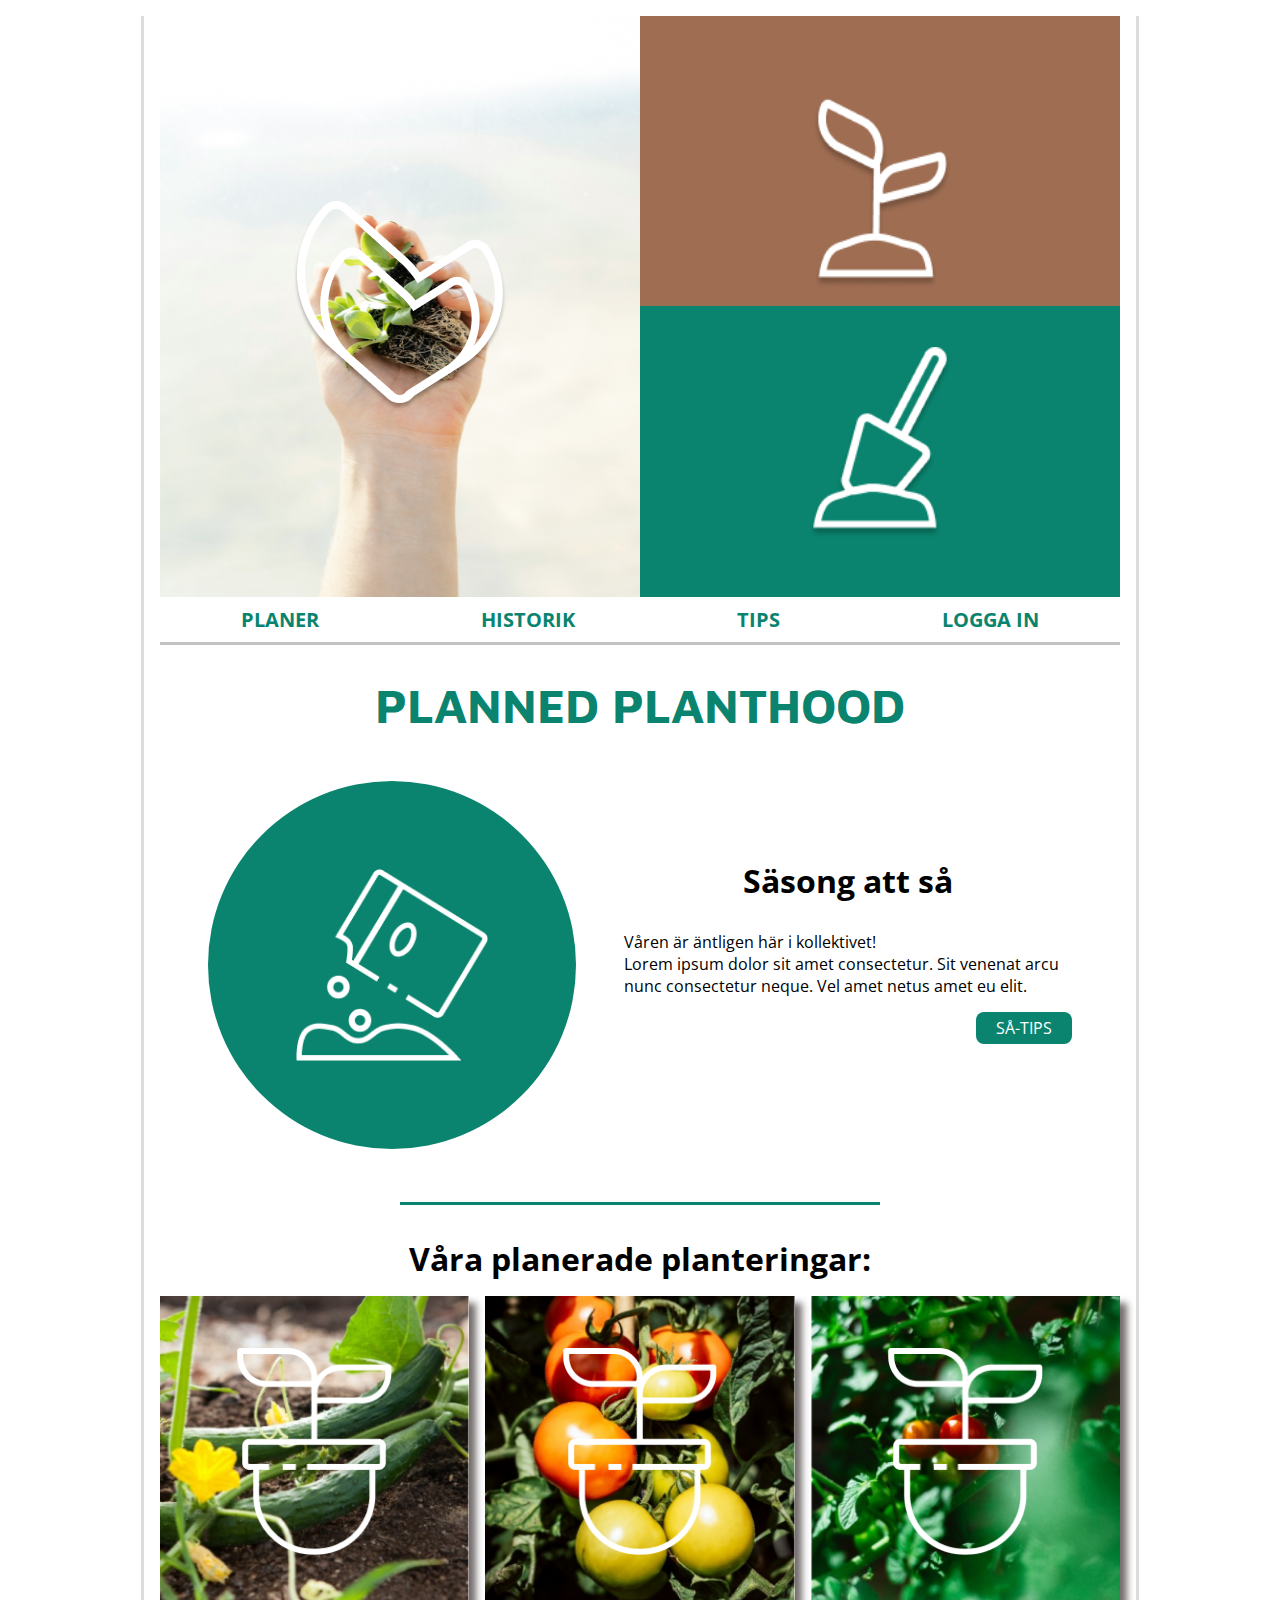
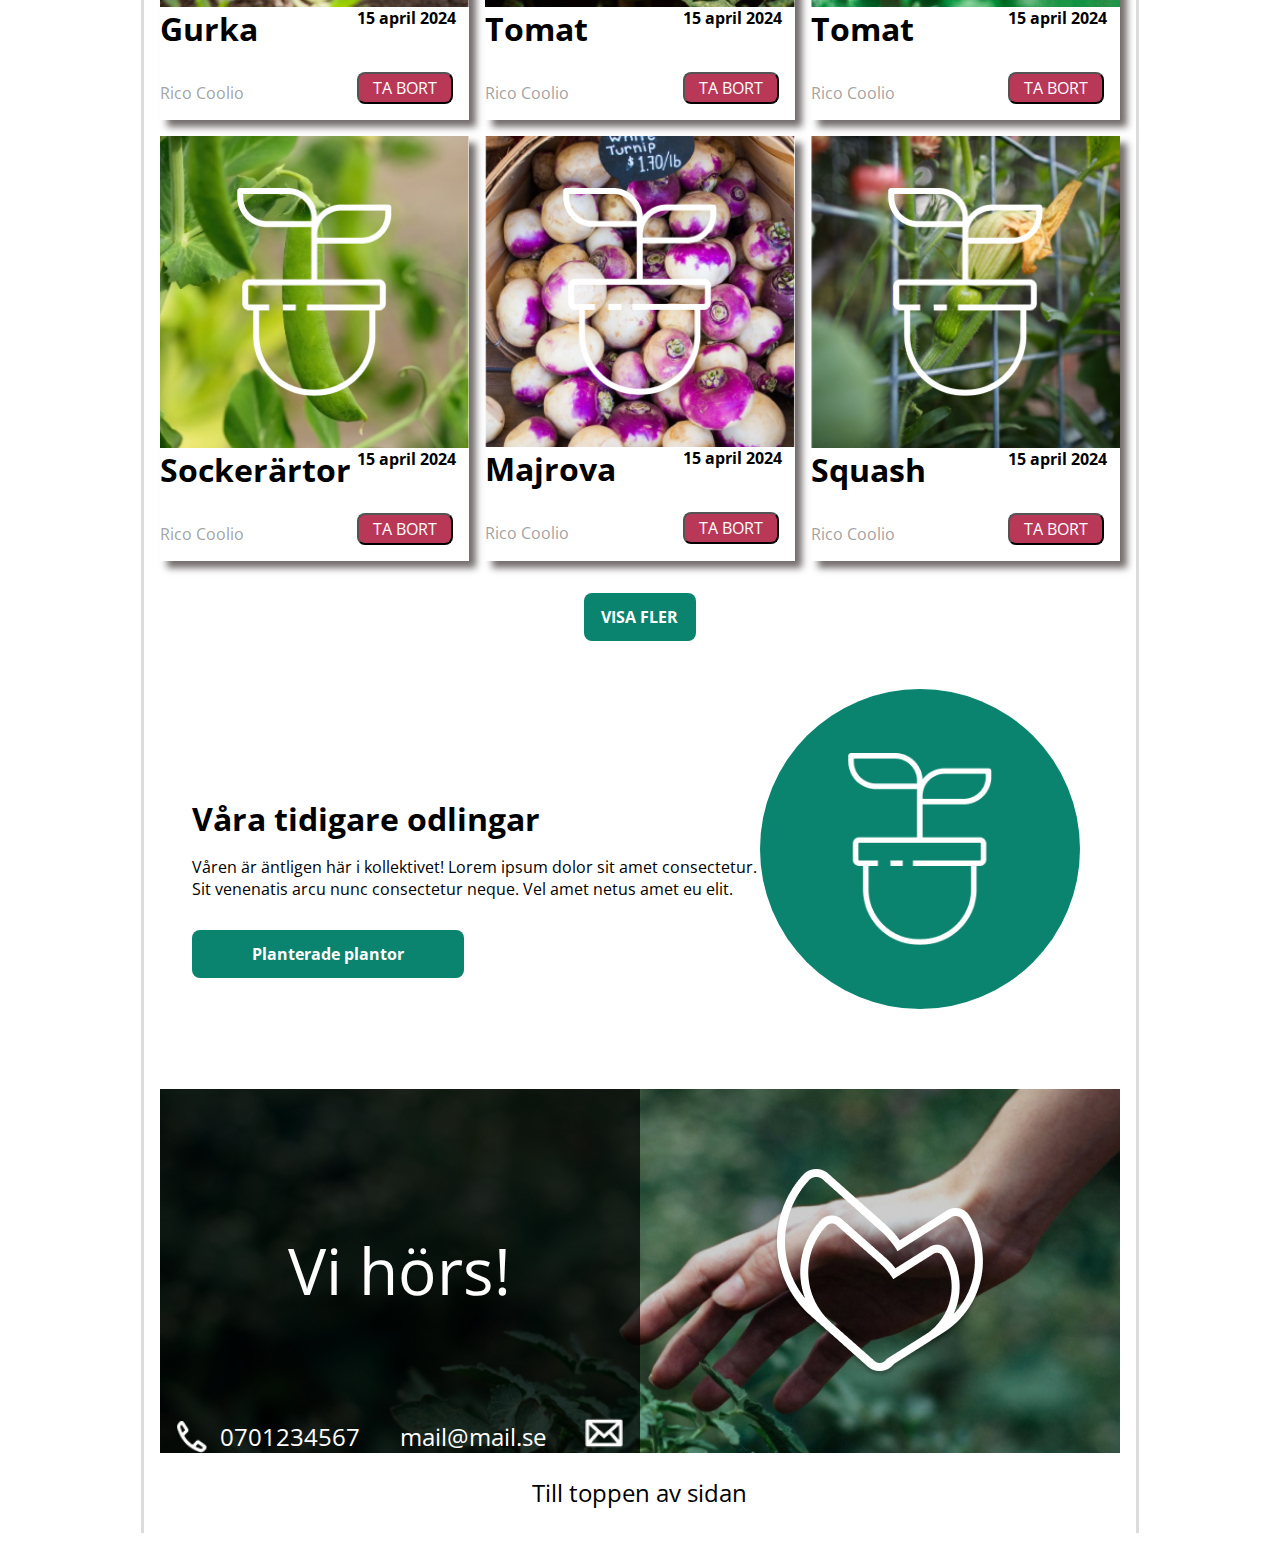
<file: index.html>
<!DOCTYPE html>
<html lang="en">
<head>
    <meta charset="UTF-8">
    <meta name="viewport" content="width=device-width, initial-scale=1.0">
    <title>Document</title>
    <link rel="stylesheet" href="css/mobile.css">
    <link rel="stylesheet" href="css/desktop.css">
<body>

    <div class="wrapper">



        <header>
            <section class="header-container">
                <img class="header__main__img" src="img/zoe-schaeffer-PFbOZfKh07I-unsplash.jpg" alt="hand with dirt">
                <img class="logo__top" src="icons/Logo.png" alt="logo heart">
                
                <section class="green-box">    
                    <div class="header__green__box"></div>
                    <img class="icon__green__box" src="/icons/dig (1).png" alt=" spade in dirt">
                </section>
                
                <section class="brown-box">
                    <div class="header__brown__box"></div>
                    <img class="icon__brown__box" src="/icons/seedling (1).png" alt="seedling">
                </section>
              <a   class="nav__btn"href="basket.html"> <img class="nav__btn" src="icons/burgir.png" alt="hamburger menu">   
                
                
            </header>
            
            <nav class="nav-container">

                <a class="nav__text" href="">PLANER</a>
                <a class="nav__text" href="">HISTORIK</a>
                <a class="nav__text" href="">TIPS</a>
                <a class="nav__text" href="basket.html">LOGGA IN</a>

                
            </nav>
            <main class="main-container">
        <h1 class="main__title">PLANNED PLANTHOOD</h1>
        <h3 class="main__bread__title">Säsong att så</h3>
        <p class="main__bread">Våren är äntligen här i kollektivet! <br>
            Lorem ipsum dolor sit amet consectetur. Sit venenat arcu nunc consectetur neque. Vel amet netus amet eu elit.</p>
            <button class="main__btn">SÅ-TIPS</button>

            <div class="green-cirkel"><img class="green__cirkel__icon" src="icons/Vectorseedpackage.png" alt="seedpackage"></div>
            
            <div class="main_bottom_line"></div>
            
        </main>
        <figure class="figure-container">
            
            <h1 class="figure_header">Våra planerade planteringar:</h1>
            
            <section class="card1">
                <div class="card__item"><img class="card__img" src="/img/Rectangle 13.png" alt="cucumber"> <img class="card__icon" src="icons/Group 3.png" alt="plant in a pot"></div>
                <section class="card__text__box">
                    
                    <h1 class="card__title">Gurka</h1>
                    <span class="card__date">15 april 2024</span>
                    <span class="species">Rico Coolio</span>
                    <button class="card__btn"><img class="card__icon__btn" src="icons/Vector (Stroke).jpg" alt="garbage bin"></button>
                    <button class="card__btn__desk">TA BORT</button>
                    
                </section>
                
                
            </section>
            
            <section class="card2">
                
                <div class="card__item"><img class="card__img" src="/img/Rectangle 13 (1).png" alt="tomato"> <img class="card__icon" src="icons/Group 3.png" alt="plant in a pot"></div>
                <section class="card__text__box">
                    <h1 class="card__title">Tomat</h1>
                    <span class="card__date">15 april 2024</span>
                    <span class="species">Rico Coolio</span>
                    <button class="card__btn"><img class="card__icon__btn" src="icons/Vector (Stroke).jpg" alt="garbage bin"></button>
                    <button class="card__btn__desk">TA BORT</button>
                </section>
                
                
        </section>
        <section class="card3">
            
            <div class="card__item"><img class="card__img" src="/img/Rectangle 13 (2).png" alt="tomato"> <img class="card__icon" src="icons/Group 3.png" alt="plant in a pot"></div>
            <section class="card__text__box">
                
                <h1 class="card__title">Tomat</h1>
                <span class="card__date">15 april 2024</span>
                <span class="species">Rico Coolio</span>
                <button class="card__btn"><img class="card__icon__btn" src="icons/Vector (Stroke).jpg" alt="garbage bin"></button>
                <button class="card__btn__desk">TA BORT</button>
            </section>
            
            
        </section>
        <section class="card4">
            
            <div class="card__item"><img class="card__img" src="/img/Rectangle 13 (3).png" alt="suger peas"> <img class="card__icon" src="icons/Group 3.png" alt="plant in a pot"></div>
            <section class="card__text__box">
                
                <h1 class="card__title">Sockerärtor </h1>
                <span class="card__date">15 april 2024</span>
                <span class="species">Rico Coolio</span>
                <button class="card__btn"><img class="card__icon__btn" src="icons/Vector (Stroke).jpg" alt="garbage bin"></button>
                <button class="card__btn__desk">TA BORT</button>
            </section>
            
            
        </section>
        <section class="card5">
            
            <div class="card__item"><img class="card__img" src="/img/Rectangle 13 (4).png" alt="turnip"> <img class="card__icon" src="icons/Group 3.png" alt="plant in  pot"></div>
            <section class="card__text__box">
                
                <h1 class="card__title">Majrova</h1>
                
                <span class="card__date">15 april 2024</span>
                <span class="species" >Rico Coolio</span>
                <button class="card__btn"><img class="card__icon__btn" src="icons/Vector (Stroke).jpg" alt="garbage bin"></button>
                <button class="card__btn__desk">TA BORT</button>
            </section>
        </section>
        
        
        
        <section class="card6">
            
            <div class="card__item"><img class="card__img" src="img/Rectangle 13 (5).png" alt="squash"> <img class="card__icon" src="icons/Group 3.png" alt="plant in a pot"> </div>
            <section class="card__text__box">
                
                <h1 class="card__title">Squash</h1>
                <span class="card__date">15 april 2024</span>
                <span class="species">Rico Coolio</span>
                <button class="card__btn"><img class="card__icon__btn" src="icons/Vector (Stroke).jpg" alt="garbage  bin "></button>
                <button class="card__btn__desk">TA BORT</button>
            </section>
            
            
        </section>
        
        <button class="figure__button__show__more">VISA FLER</button>
    </figure>
    
    
    
    <aside class="aside-container">
        <section class="aside__cirkel">
            <div class="cirkel__green"><img class="aside__cirkel__icon" src="icons/Group 3.png" alt="plan in a pot"></div>
        </section>
        <section class="aside__bread">
            <h1 class="aside__title">Våra tidigare odlingar</h1>
            <span class="aside__bread__text">Våren är äntligen här i kollektivet! Lorem ipsum dolor sit amet consectetur. Sit venenatis arcu nunc consectetur neque. Vel amet netus amet eu elit.</span>
        </section>
        <button class="btn__aside">Planterade plantor</button>
    </aside>
    
    
    <footer class="footer-container">
        <img class="footer__img" src="img/handsidan.avif" alt="hand in grass ">
        <img class="footer__logo" src="icons/Logo.png" alt="heart logo">
        <img class="footer__img__desk" src="img/handside.jpg" alt="hand in grass">
        
        <section class="overlay__box__desk">
            <div class="footer__overlay__desk"></div>
            <span class="footer__overay__text_desk">Vi hörs!</span>
            <img class="footer__phone__desk" src="icons/Path 16.png" alt="old phone icon">
            <span class="footer__numb__desk">0701234567</span>
            <span class="footer__mail__desk">mail@mail.se</span>
            <img class="footer__envelope__desk" src="icons/envelope.png" alt="enevelope icon">
        </section >
        <section class="overlay__box">
            <div class="footer__overlay"></div>
            <span class="footer__overay__text">Vi hörs!</span>
            <img class="footer__phone" src="icons/Path 16.png" alt="old phone icon">
            <span class="footer__numb">0701234567</span>
            <span class="footer__mail">mail@mail.se</span>
            <img class="footer__envelope" src="icons/envelope.png" alt="enevelope icon">
        </section >
        <button  class="footer__btn" > Till toppen av sidan</button>
        
    </footer>
</div>
</body>
</html>
</file>
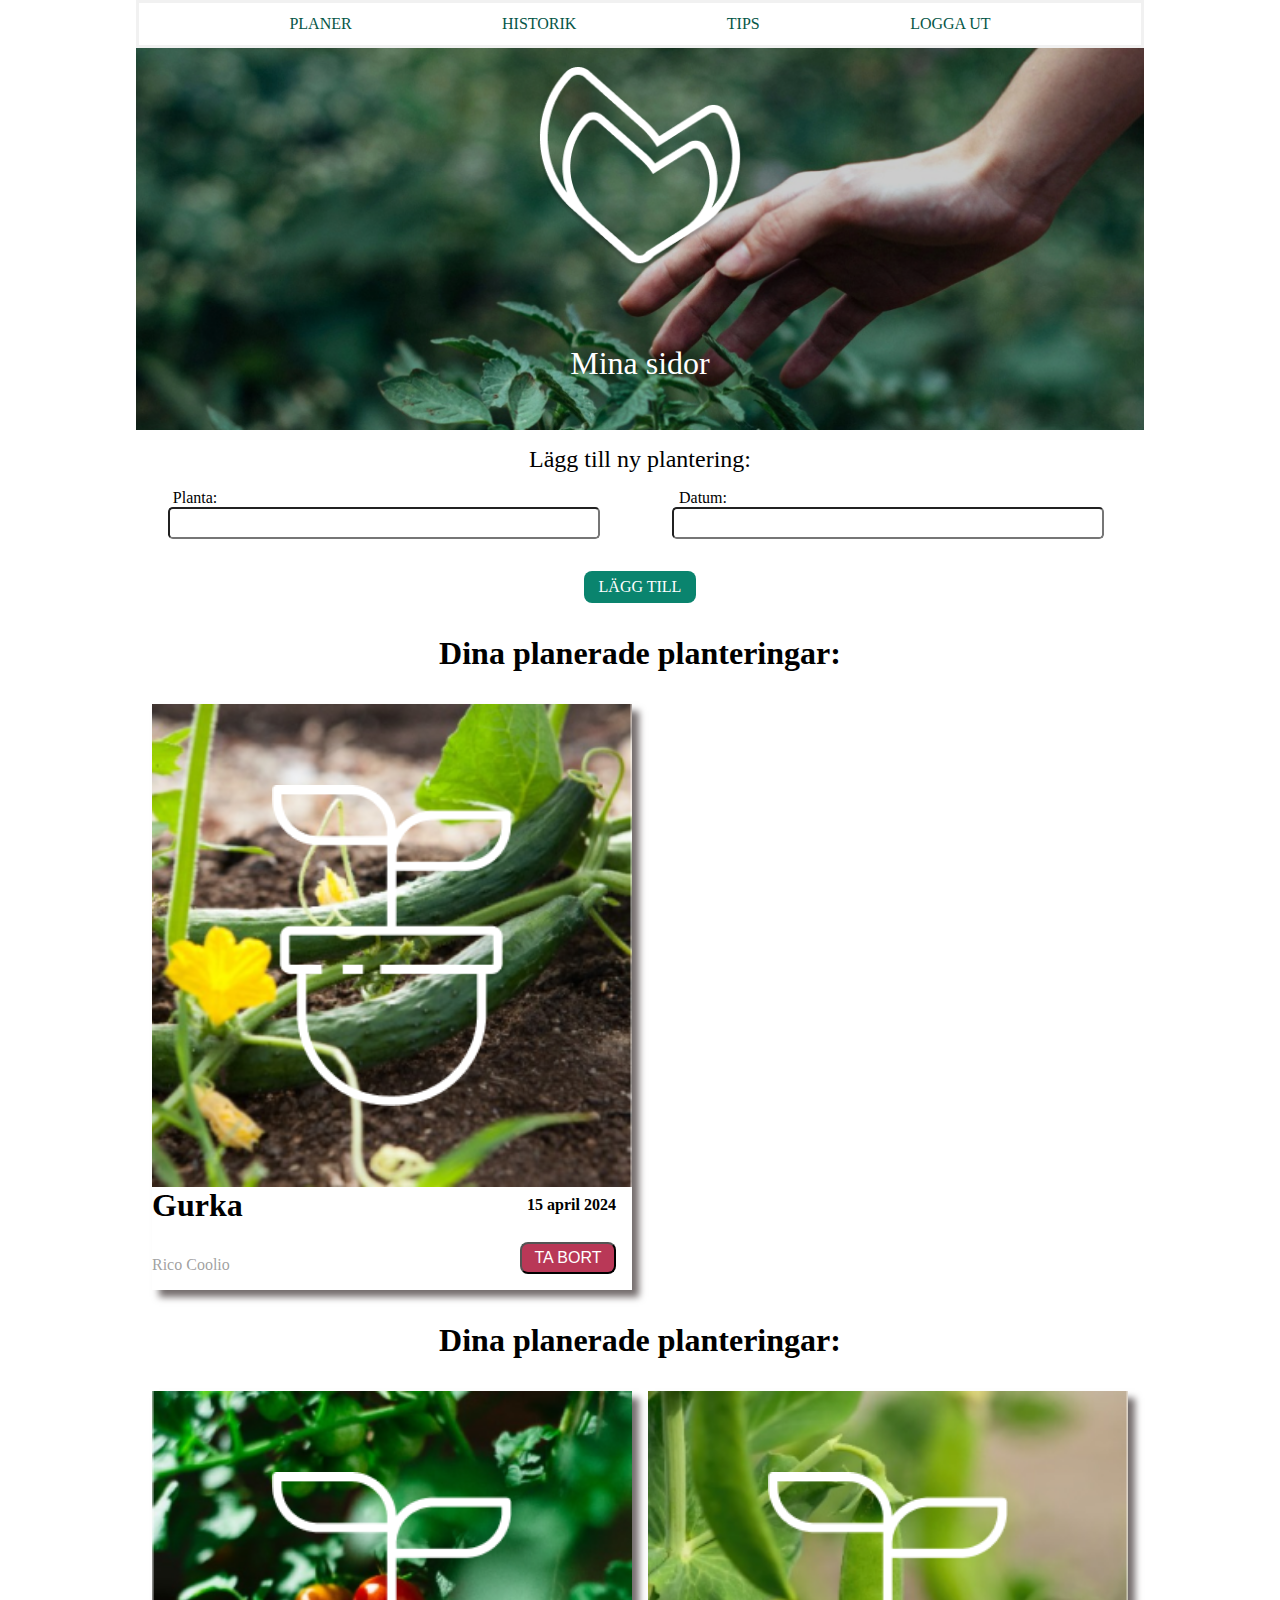
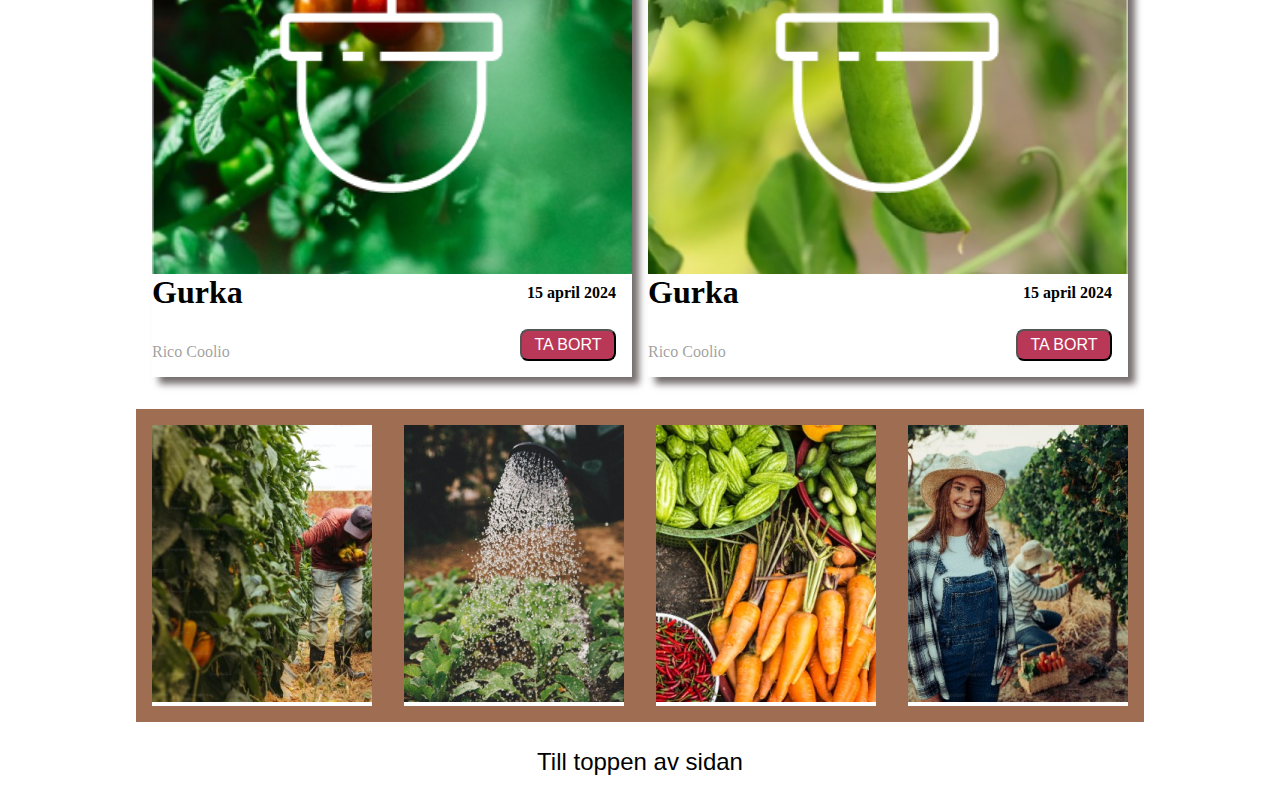
<file: basket.html>
<!DOCTYPE html>
<html lang="en">
<head>
    <meta charset="UTF-8">
    <meta name="viewport" content="width=device-width, initial-scale=1.0">
    <title>Document</title>
    <link rel="stylesheet" href="css/basket-mobile.css">
    <link rel="stylesheet" href="css/basket-desk.css">
</head>
<body>
    <div class="wrapper">

        <nav class="nav-container">
            <a class="navi__text" href="">PLANER</a>
                <a class="navi__text" href="">HISTORIK</a>
                <a class="navi__text" href="">TIPS</a>
                <a  class="navi__text"href="index.html">LOGGA UT</a>
        </nav>


        <header class="header-container">
            <img class="header__img__basket" src="img/hand-side-basket.png" alt="hand in grass">
                <img class="header__img" src="img/handside2.png" alt="hand in grass">
                <img class="header__main__logo" src="icons/Logo.png" alt="heart logo">
                <span class="header__title">Mina sidor</span>
                <a class="header__icon__nav"  href="index.html"><img class="header__icon__nav"  src="icons/burgir.png" alt="hamburger menu"></a>



        </header>


        <aside class="aside-container">

            <span class="aside__title">Lägg till ny plantering:</span>

            <form class="aside__form" action="#" method="POST">
                <label class="box__name__plant" for="plantname">Planta:</label>
                <br>
                <input class="text__box__plant " type="text" name="plantName" required>
                <br class="break">
                <label class="box__date" for="date">Datum:</label>
                <br class="break">
                <input class="text__date__box" type="text"  name="date" required> <br>
        
                <input class="form__btn" type="submit" value="LÄGG TILL">

            </form>
        </aside>


        <main class="main-container">

            <section class="main__1">

                <span class="main__title__1"> 
                    <h1>Dina planerade planteringar:</h1>
                </span>
                
                <section class="card1">
                    <div class="card__item"><img class="card__img" src="/img/Rectangle 13.png" alt="cucumber"> <img class="card__icon" src="icons/Group 3.png" alt="plant in a pot"></div>
                    <section class="card__text__box">
                        
                        <h1 class="card__title">Gurka</h1>
                        <span class="card__date">15 april 2024</span>
                        <span class="species">Rico Coolio</span>
                        <button class="card__btn"><img class="card__icon__btn" src="icons/Vector (Stroke).jpg" alt="garbage bin"></button>
                        <button class="card__btn__desk">TA BORT</button>
                        
                    </section>
                </section>
            </section>

            <section class="main__2">

                <span class="main__title__2"> 
                    <h1>Dina planerade planteringar:</h1>
                </span>
                
                <section class="card2">
                    <div class="card__item"><img class="card__img" src="/img/Rectangle 13 (2).png" alt="tomato"> <img class="card__icon" src="icons/Group 3.png" alt="plant in a bin"></div>
                    <section class="card__text__box">
                        
                        <h1 class="card__title">Gurka</h1>
                        <span class="card__date">15 april 2024</span>
                        <span class="species">Rico Coolio</span>
                        <button class="card__btn"><img class="card__icon__btn" src="icons/Vector (Stroke).jpg" alt="garbage bin"></button>
                        <button class="card__btn__desk">TA BORT</button>

                    </section>
                </section>

                        <section class="card3">
                            <div class="card__item"><img class="card__img" src="/img/Rectangle 13 (3).png" alt="tomato"> <img class="card__icon" src="icons/Group 3.png" alt="plant in a pot"></div>
                            <section class="card__text__box">
                                
                                <h1 class="card__title">Gurka</h1>
                                <span class="card__date">15 april 2024</span>
                                <span class="species">Rico Coolio</span>
                                <button class="card__btn"><img class="card__icon__btn" src="icons/Vector (Stroke).jpg" alt="garbage bin "></button>
                                <button class="card__btn__desk">TA BORT</button>
                        
                    </section>
                </section>
            </section>

        </main>

   

        <footer class="footer-container">

            <section class="footer__cards1">

                <section>

                    <div class="footer_box"><img class="img__footer" src="img/foooter_img.png" alt="man picking"></div>
                </section>
                <section>
                    <div class="footer_box"><img class="img__footer2" src="img/footer_img2.png" alt="water flow"></div>
                </section>
                <section>
                    <div class="footer_box"><img class="img__footer3" src="img/footer_img3.png" alt="diffrent fruit"></div>
                </section>
                <section>
                    <div class="footer_box"><img class="img__footer4" src="img/footer_img4.png" alt="girl on a field"></div>
                </section>
            </section>
            
            <section class="footer__cards2">

                <section>

                    <div class="footer_box"><img class="img__footer" src="img/footer__desk.png" alt="man picking"></div>
                </section>
                <section>
                    <div class="footer_box"><img class="img__footer2" src="img/footer_desk2.png" alt=" water flow"></div>
                </section>
                <section>
                    <div class="footer_box"><img class="img__footer3" src="img/footer__desk3.png" alt=" diffrent fruit"></div>
                </section>
                <section>
                    <div class="footer_box"><img class="img__footer4" src="img/footer_desk4.png" alt="girl on a field"></div>
                </section>
            </section>







                <button class="footer__button">Till toppen av sidan</button>
        </footer>
    </div>
    </body>
</html>
</file>
<file: css/mobile.css>
@font-face {
    font-family: open-sans;
    src: url(/fonts/OpenSans-VariableFont_wdth\,wght.ttf);
}

    



.nav-container{
    display: none;
}

*{
box-sizing: border-box;
padding: 0;
margin: 0;
font-family: open-sans;
}

body{
    width: 100%;
    height:auto;
   display: flex;
   flex-direction: column;
   padding: 1rem;
   background-color: #ffffff;

}

.header-container
{
display: grid;
grid-template-columns: repeat(8 ,1fr);


}


.header__main__img
{
    grid-column: 1 / span  9;
    grid-row: 1;
    width: 100%;
    height: 36.3rem;
}

.nav__btn{

position: absolute;
top: 1px;
right:1px;
}
.logo__top{
    grid-column: 1 / span 9;
    grid-row: 1;
    justify-self: center;
    align-self: center;

}
.brown-box{
    grid-column: 5/ span 9;
    grid-row: 2;
    height: 12rem;
    width: 100%;
    background-color:#9E6D52 ;
    display: flex;
    justify-content: center;
}

.green-box{
    grid-column: 1 /  5;
    grid-row: 2;

    height: 12rem;
    width: 100%;
    background-color:#0A846E ;

    display: flex;
    justify-content: center;
}

.main-container{
    display: flex;
    flex-direction: column;
    align-items: center;
    width: 100%;
}


.main__title{
    padding-top: 2rem;
color: #0A846E;
font-size: 1.5rem;

}

.main__bread__title{
margin-top: 2rem;
font-size: 1rem;
font-weight: bold;
}

.main__bread{
text-align: center;
margin: 1rem;

}

.main__btn{
background-color: #0A846E;
border-style: none;
font-size: 1rem;
border-radius: 0.5rem;
height: 2rem;
width: 6rem;
margin-top: 1rem;
color:#ffff
;

}


.green-cirkel{
    margin-top: 1rem;
height: 15rem;
width: 15rem;
background-color: #0A846E;
border-radius: 99rem;
display: flex;
justify-content: center;
align-items: center;

}

.green__cirkel__icon{
    height: 7rem;
    width: 7rem;
}

.main_bottom_line{
    border-bottom :solid 3px #0A846E ;
    height: 2rem;
    width: 12rem;

    
}



.figure-container{
display: grid;
grid-template-columns: repeat(2, 1fr );
grid-template-rows: auto;
gap: 1rem;


}

.figure_header{
    grid-column: 1 /  3  ;
    font-size: 1rem;
    justify-self: center;
    margin-top: 2rem;

}
.card__text__box{
    display: grid;
    grid-template-columns: repeat(4 ,1fr);
    grid-auto-rows: auto;
    height: auto;
    

}

.card1, .card2 ,.card3, .card4, .card5, .card6{
    box-shadow:  7px 7px 7px  rgb(117, 110, 110);
    
}

.card__item{
    display: grid;

 
}

.card__item  .card__img{
    height:auto;
    width:100% ;
    grid-column: 1 / 2;
    grid-row: 1;
}

.card__icon{
    z-index: 1;
    grid-column: 1 / 2;
    grid-row: 1;
    align-self: center;
    justify-self:  center;
    width: 50%
}


.card__btn{
   background-color: #ffffff;
    border-style: none;
    justify-self: end;
    align-self: end;
    grid-column: 4 / 5;
    grid-row: auto / 5;
    padding-right:  0.5rem;
    padding-bottom: 0.5rem;
}
.card__btn__desk{
    display:none
}
.card__icon__btn{
    height: 1.5rem;
    background-color: #B93857;
    grid-column: 4 / 5;
    grid-row: auto / 5;
}

.card__title{
grid-column: 1 / 3;
grid-row: 1;
}

.card__date{
    grid-column: 4/ 5;
    grid-row:1; 
    font-weight: bold;
    
}

.species{
    grid-column: 1 / 3;
    grid-row: 2/span 3;
    margin-top: 2rem;
    padding-bottom: 1rem;
    color: rgba(128, 128, 128, 0.742);
}

.figure__button__show__more{
grid-column: 1 / 3;
justify-self: center;
border-radius: 0.5rem;
height: 2rem;
width: 7rem;
font-size: 1rem;
color: #ffffff;
background-color: #0A846E;
border-style: none;
margin-top:1rem ;
font-weight: bold;


}


.aside-container{
    display: flex;
    flex-direction: column;
    margin-top: 2rem;
    justify-content: center;
    align-items: center;
}


.cirkel__green{

    height: 15rem;
    width: 15rem;
    background-color: #0A846E;
    border-radius: 99rem;
    display: flex;
    align-items: center;
    justify-content: center;
    margin-top: 1rem;

}

.aside__cirkel__icon{
    height: 8rem;
    width: 5em;
}

.aside__title{
    margin-bottom: 1rem;
}

.aside__bread{
    text-align: center;
    margin-top: 2rem;
}


.btn__aside{
font-size: 1rem;
font-weight: bold;
background-color: #0A846E;
color:#ffffff;
border-radius: 0.5rem;
border-style: none;
height: 2rem;
padding-left: 1rem;
padding-right: 1rem;
}

.footer-container{
    display: grid;
    grid-template-columns: repeat(8,1fr);
}

.footer__img{
    width: 100%;
    height: auto;
    grid-column: 1 / 9;
    grid-row: 1 / 2;
    padding-top: 4rem;
    display: block;
}
.footer__img__desk{
    display: none;
}

.footer__logo{
    grid-column: 1 / 9;
    grid-row: 1 / 2;
    justify-self: center;
    padding-top: 5rem
}
.overlay__box__desk{
    display: none;
}

.overlay__box{

    z-index: 2;
    grid-column: 1 / 9;
    grid-row: 1 / 2;
    align-self: end;
   height: 50%;
    width: 100%;
background-color: rgba(0, 0, 0, 0.731);
display: grid;
grid-template-columns: repeat(8,1fr);
color:#ffff

}



.footer__overay__text{
    font-size:2rem ;
color: floralwhite;
grid-column: 1 / 9;
align-self: center;
justify-self: center;

}
.footer__phone{
    grid-column: auto / 2;
    grid-row: 5;
    align-self: flex-end;
}

.footer__numb{
    grid-column:2 /  span 3 ;
    grid-row: 5;
    align-self: end;
    justify-self: start;

}


.footer__mail{
    grid-column: 6 /  8;
    grid-row: 5;
    align-self: end;
    justify-self: end;
}

.footer__envelope{
    grid-column: auto / 9;
    grid-row: 5;
align-self: end;
justify-self: end;
}
.footer__btn{
    grid-column: 1 / span 9;
    height: 5rem;
    font-size: 1.5rem;
    background-color: #ffffff;
    border-style: none;
}
</file>
<file: css/desktop.css>
@font-face {
    font-family: maven;
    src: url(/fonts/Maven_Pro/MavenPro-VariableFont_wght.ttf);
}

@media screen and (min-width: 1000px) {

    body{
        width: 100%;

    }
    .wrapper{
        max-width: 80%;
        margin: 0 auto;
        border-left: solid rgba(128, 128, 128, 0.278);
        border-right: solid rgba(128, 128, 128, 0.278);
        padding-left: 1rem;
        padding-right: 1rem;
       
    }
    .nav__btn{

        display: none;
    }

    .header-container{
        display: grid;
        grid-template-columns: repeat(8 1fr);
        grid-template-rows: auto;
    }

    .header__main__img{
        grid-column: 1 / 5;
        grid-row: 1 / 4;

    }

    .logo__top{
        grid-column: 1 /  5;
        grid-row: 1 / 5;
     
        
    }

    .brown-box{
        grid-column: 5 / 9;
        grid-row: 1 /span  3;
       
        height: 50%;
    }

    .icon__brown__box{
        height: 12rem;
        width: 9rem;
        justify-self: center;
        align-self: center;
        margin-top: 4rem;
    }



    .green-box{
        grid-column: 5 / 9;
        grid-row: 2 / span 4;
        height: 100%;
    }

    .icon__green__box{
        height: 12rem;
        width: 9rem;
        justify-self: center;
        align-self: center;
        margin-top: 5rem;
    }

    .nav-container{
        display: flex;
        border-bottom: solid  rgba(128, 128, 128, 0.479);
        justify-content: space-around;
        height: 3rem;
        align-items: center;
    }

    .nav__text{
        text-decoration: none;
        color: #0A846E;
        font-size: 1.25rem;
        font-weight: bold;

        
    }

    .main-container{
        display: grid;
        grid-template-columns: repeat(8 1fr);
    }

 .main__title{
    grid-column: 1 /   9;
    grid-row:  1;
    justify-self: center;
    font-size: 3rem;
    font-family: maven;
 }

 .main__bread__title{
    grid-column: 5 /   8;
    grid-row: 2/ 4;
    justify-self: center;
    font-size: 2rem;
 }

 .main__bread{
    grid-column: 6 /  8;
    grid-row: 3 / 5;
    margin-right: 2rem;
    text-align: left;
    margin-bottom: 5rem;
    margin-left: 3rem;
 }

 .green-cirkel{

    grid-column: 1 /  5;
    grid-row: 2 / 5;
    height: 23rem;
    width: 23rem;
    margin-top: 3rem;
    margin-left: 3rem;
 }

 .green__cirkel__icon{
    height: 12rem;
    width: 12rem;
 }

 .main__btn{
    grid-column: 7 / 8;
    grid-row: 4 /6;
    justify-self:end ;
    align-self:flex-start;
    margin-right: 3rem;
 }


 .main_bottom_line{
grid-column: 1/ span 9;
justify-self: center;
width: 30rem;
 }

 .card__btn{
    display: none;
 }

 
 
 .figure-container{
     display: grid;
     grid-template-columns: repeat(3, 1fr );
     grid-template-rows: auto;
     gap: 1rem;
    }
    
    .figure_header{
        grid-column: 1 /  4  ;
        font-size: 2rem;
        justify-self: center;
        margin-top: 2rem;
        
    }
    
    
    .card__btn__desk{
       display: block;
       justify-self: end;
       grid-column: 4 / 5;
       grid-row: auto / 5;
       width: 6rem;
       height: 2rem;
       margin-bottom: 1rem;
       margin-right: 1rem;
       background-color: #B93857;
       color: #ffffff;
       border-radius: 0.5rem;
       font-size: 1rem;
    }

.figure__button__show__more{
    grid-column: 1 / 4;
    height: 3rem;
}


.aside-container{
    display: grid;
    grid-template-columns: repeat(8, 1fr);
}


.aside__cirkel{
    grid-column:  6/ 8;
    grid-row: 1 / 8;
}

.cirkel__green{

    height: 20rem;
    width: 20rem;
    margin-right: 2rem;
    padding: 3rem;
}

.aside__cirkel__icon{
    height: 12rem;
    width: 9em;
}

.aside__bread{
grid-column: 1 /   span 5;
grid-row: 4 / 5;
text-align: left;


margin-left: 2rem;
}


.aside__title{
    grid-column: 2/  span 5;
    text-align: left;
    font-size: 2rem;

}

.btn__aside{

grid-column: 1 / 4;
grid-row: 6 / 7;
width: 17rem;
height: 3rem;
margin-left: 2rem;
}


.footer-container{
 display: grid;
 grid-template-columns: repeat(8, 1fr);
 grid-template-rows: auto;
 margin-top:5rem ;
}

.footer__img{
    display: none;
}

.footer__img__desk{
    grid-column: 1 / 9;
   grid-row: 1 /  9;
    display: block;
    width: 100%;
}

.footer__overay__text_desk{
    font-size: 4rem;
    grid-column: 2 / 8;
    grid-row: 1 / 6;
    justify-self: center;
    align-self: center;
}

.footer__logo{
    grid-column: 5 / span  9;
    grid-row: 1 / span 8;
    justify-self: center;
    z-index: 2;
}

.overlay__box__desk{
    z-index: 0;
    grid-column: 1 / 5;
    grid-row: 1 / span   8;

background-color: rgba(0, 0, 0, 0.731);
display: grid;
grid-template-columns: repeat(8,1fr);
color:#ffff
}

.overlay__box{
    display: none;
}

.footer__overay__text__desk{
    font-size:4rem ;
color: floralwhite;
grid-column: 2/  span 6;
grid-row:  3/ 5;
align-self: center;
justify-self: center;



}
.footer__phone__desk{
    grid-column: auto / 2;
    grid-row: 5;
    align-self: flex-end;
    height: 2rem;
    margin-left: 1rem;
    
}

.footer__numb__desk{
    grid-column:2 /  span 3 ;
    grid-row: 5;
    align-self: end;
    justify-self: start;
    font-size: 1.5rem;

}


.footer__mail__desk{
    grid-column: 5 /  7;
    grid-row: 5;
    align-self: end;
    font-size: 1.5rem;

}

.footer__envelope__desk{
    grid-column: auto / 9;
    grid-row: 5;
align-self: end;
justify-self: end;
height: 2.5em;
margin-right: 1rem;
}
.footer__btn__desk{
    grid-column: 1 / span 9;
    height: 5rem;
    font-size: 1.5rem;
    background-color: #ffffff;
    border-style: none;
}
}
</file>
<file: css/basket-mobile.css>
*{
    box-sizing: border-box;
    padding: 0;
    margin: 0;
}
body{
    display: flex;
    justify-content: center;
    width: 100%;
   
    
}

.nav-container{
    display: none;
}

.header-container{
    width: 100%;
    display: grid;
    grid-template-columns: repeat(8 ,1fr);
    grid-template-rows: auto;
}

.header__img__basket{
    display: none;
}

.header__img{
    grid-column: 1 / 9;
    grid-row: 1 /4;
    width: 100%;
    height: auto
}

.header__icon__nav{
    grid-column: 1 / 9;
    grid-row: 1 /4;
    justify-self: end
 
}

.header__title{
    grid-column: 1 / 9;
    grid-row: 3/4;
    color: #fff;
    z-index: 1;
    font-size: 2rem;
justify-self: center;
padding-bottom: 3rem;
}

.form__btn{
    margin-top: 1rem;
}

.header__main__logo{
    grid-column: 1 / 9;
    grid-row: 1 /4;
    align-self: center;
    justify-self: center;
}

.aside-container{
    display: flex;
    flex-direction: column;
    align-items: center;

}

.aside__title{
    grid-column: 1 /  span 8;
    grid-row: 1;
    font-size: 1.5rem;
    padding-top: 1rem;
    padding-bottom: 1rem;
}

.text__box__plant {
    grid-row: 2;
    width: 22rem;
    height: 2rem;
    
}

.text__date__box{
    width: 22rem;
    height: 2rem;
}



.aside__form{
    display: flex;
    flex-direction: column;
}


.form__btn{
    width: 7rem;
    height: 2rem;
    background-color: #0A846E;
    color: #fff;
    font-size: 1rem;
    font-family: bold;
    border-radius: 0.5rem;
    align-self: center;
    border-style: none;
}

.main-container{
    padding-left: 1rem;
    padding-right: 1rem;
}

.main__1{
    display: grid;
    grid-template-columns: repeat(2, 1fr );
    grid-template-rows: auto;
    gap: 1rem;
    
    }

    .main__2{
        display: grid;
        grid-template-columns: repeat( 1fr, 1fr );
        grid-template-rows: auto;
        gap: 1rem;
        
        }
    



.main__title__1{
    grid-column: 1 / span 2;
    justify-self: center;
    margin-top: 2rem;
    margin-bottom: 1rem;
}

.main__title__2{
    grid-column: 1 / span 2;
    justify-self: center;
    margin-top: 2rem;
    margin-bottom: 1rem;
}








.card1 , .card2 , .card3{
    box-shadow:  7px 7px 7px  rgb(117, 110, 110);
    
}

.card__item{
    display: grid;

 
}


.card__text__box{
    display: grid;
    grid-template-columns: repeat(4 ,1fr);
    grid-auto-rows: auto;
    height: auto;
    

}
.card__item  .card__img{
    height:auto;
    width:100% ;
    grid-column: 1 / 2;
    grid-row: 1;
}

.card__icon{
    z-index: 1;
    grid-column: 1 / 2;
    grid-row: 1;
    align-self: center;
    justify-self:  center;
    width: 50%
}


.card__btn{
   background-color: #ffffff;
    border-style: none;
    justify-self: end;
    align-self: end;
    grid-column: 4 / 5;
    grid-row: auto / 5;
    padding-right:  0.5rem;
    padding-bottom: 0.5rem;
}
.card__btn__desk{
    display:none
}


.card__title{
    grid-column: 1 / 2;
    grid-row: 1;
    }
    
    .card__date{
        grid-column: 4/ 5;
        grid-row:1; 
        align-self: center;
        font-weight: bold;
    }
    
    .species{
        grid-column: 1 / 3;
        grid-row: 2/span 3;
        margin-top: 2rem;
        padding-bottom: 1rem;
        color: rgba(128, 128, 128, 0.742);
    }
.card__icon__btn{
    height: 1.5rem;
    background-color: #B93857;
    grid-column: 2 / 3;
    grid-row: auto / 5;
    justify-self: end;
    border-style: none;
}

.card__title{
grid-column: 1 / 2;
grid-row: 1;
}

.card__date{
    grid-column: 3/ 5;
    margin-right: 1rem;
    grid-row:1; 
    align-self: center;
    font-weight: bold;
    justify-self: end;
}

.species{
    grid-column: 1 / 2;
    grid-row: 2/span 3;
    margin-top: 2rem;
    padding-bottom: 1rem;
    color: rgba(128, 128, 128, 0.742);
}


.footer-container{
display: grid;
}

.footer__cards1{
    display: grid;
    grid-template-columns: repeat(2,1fr);
    grid-template-rows: auto;
    margin-top: 2rem;

}

.footer_box{
    border: #9E6D52 solid 1rem;
    width: 100%;
    height: auto;

}

.img__footer{
    width: 100%;
    height: auto;
   
}


.img__footer2{
    width: 100%;
    height: auto;
    
}

.img__footer3{
    width: 100%;
    height: auto;
    
}

.img__footer4{
    width: 100%;
    height: auto;

}

.footer__button{
    height: 5rem;
    font-size: 1.5rem;
    background-color: #ffffff;
    border-style: none;
}

.footer__cards2{
    display: none;
}
</file>
<file: css/basket-desk.css>
@media screen and (min-width:1000px) {

    body{
        width: 100%;
        display: flex;
        justify-content: center;

        
    }

    .wrapper{
        max-width: 100%;
        display: block;
    }


    
    .nav-container{
    display: block;
    display: flex;
    justify-content: space-evenly;
    align-items: center;
    height: 3rem;
    border: rgba(128, 128, 128, 0.111) solid;
    }


    .navi__text{
        color: #055647;
        text-decoration: none;
       
        
    }

    .header__icon__nav{
        display: none;
    }


    .header__img{
        display: none;
    }

    .header__img__basket{
        display: block;
        grid-column: 1 / 9;
        grid-row: 1 / 9;
        width: 100%;
        height: auto;
    }



    .header__title{

        grid-row: 7 / 9 ;
    }


    .header__main__logo{
        height: 90%;
        margin-top: 1rem;
    }


    .aside__form{
        display:grid;
        grid-template-columns: repeat(8, 1fr);
        width: 100%;

}


.text__box__plant{

    grid-column: 1 / span  5;
    grid-row: 2;
    width: 27rem;
    margin-left:2rem ;
    border-radius: 0.3rem;
}

.text__date__box{
    grid-column: 5/  span  9;
    grid-row: 2;
    width: 27rem;
    margin-left:2rem ;
    border-radius: 0.3rem;
}

.box__date{
    grid-column: 5 / 6;
    justify-self: center;
}

.box__name__plant{
    grid-column: 1 / 2 ;
    justify-self: center;
    margin-right: 0.5rem;
}

.form__btn{
    grid-column: 4 / 6;
    grid-row: 3 / 4;
    justify-self: center;
    margin-top: 2rem;
}

.card__btn__desk{
    display: block;
           margin-bottom: 1rem;
       grid-column: 4 / 5;
       grid-row: auto / 5;
    width: 6rem;
    height: 2rem;
    justify-self: end;
    margin-right: 1rem;
    background-color: #B93857;
    color: #ffffff;
    border-radius: 0.5rem;
    font-size: 1rem;
}

.card__btn{
    display: none;

}


.footer__cards{
    grid-template-columns: repeat(4,1fr);

}

.footer__cards1{
    display: none;
}

.footer__cards2{
    display: block;
    display: grid;
    grid-template-columns: repeat(4,1fr);
    grid-template-rows: auto;
    margin-top: 2rem;
}


.img__footer{
    width: 100%;
    height: 100%;
   
}


.img__footer2{
    width: 100%;
    height: 100%;
    
}

.img__footer3{
    width: 100%;
    height: 100%;
    
}

.img__footer4{
    width: 100%;
    height: 100%;

}



}
</file>
